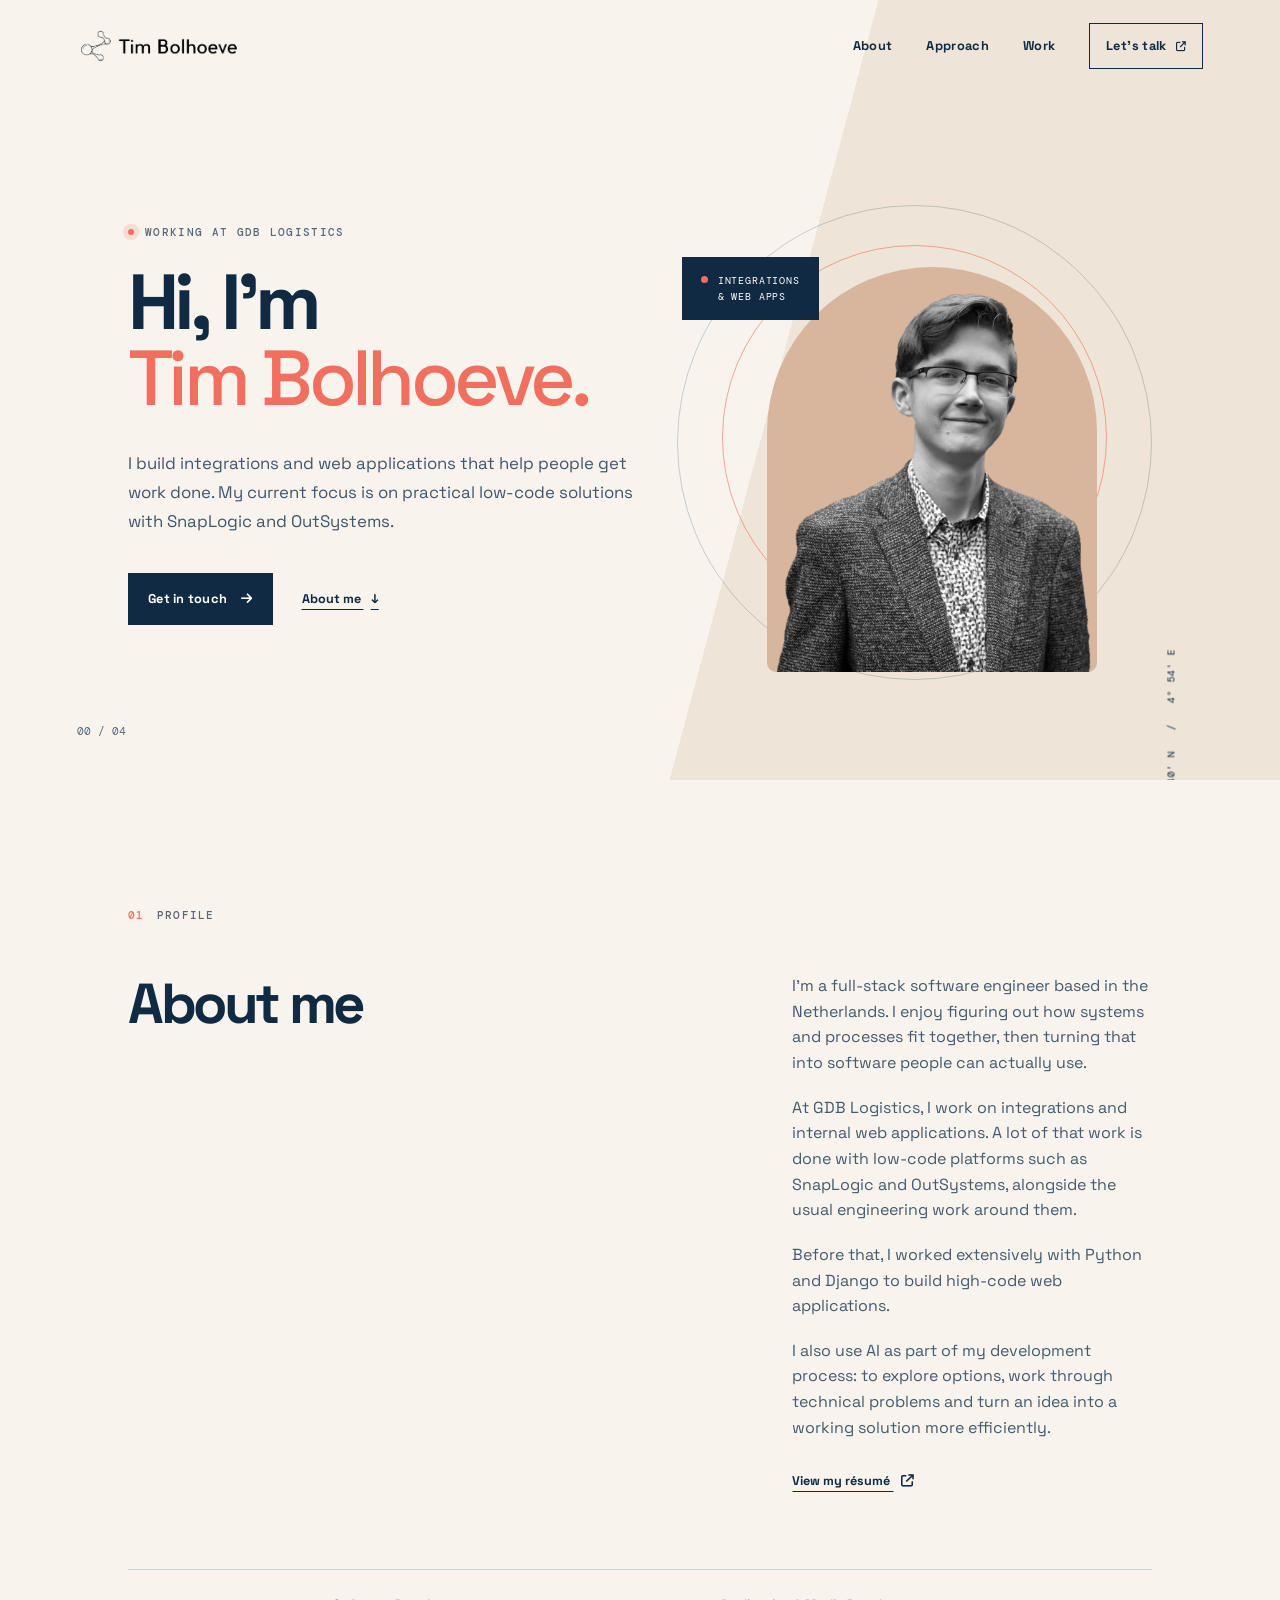
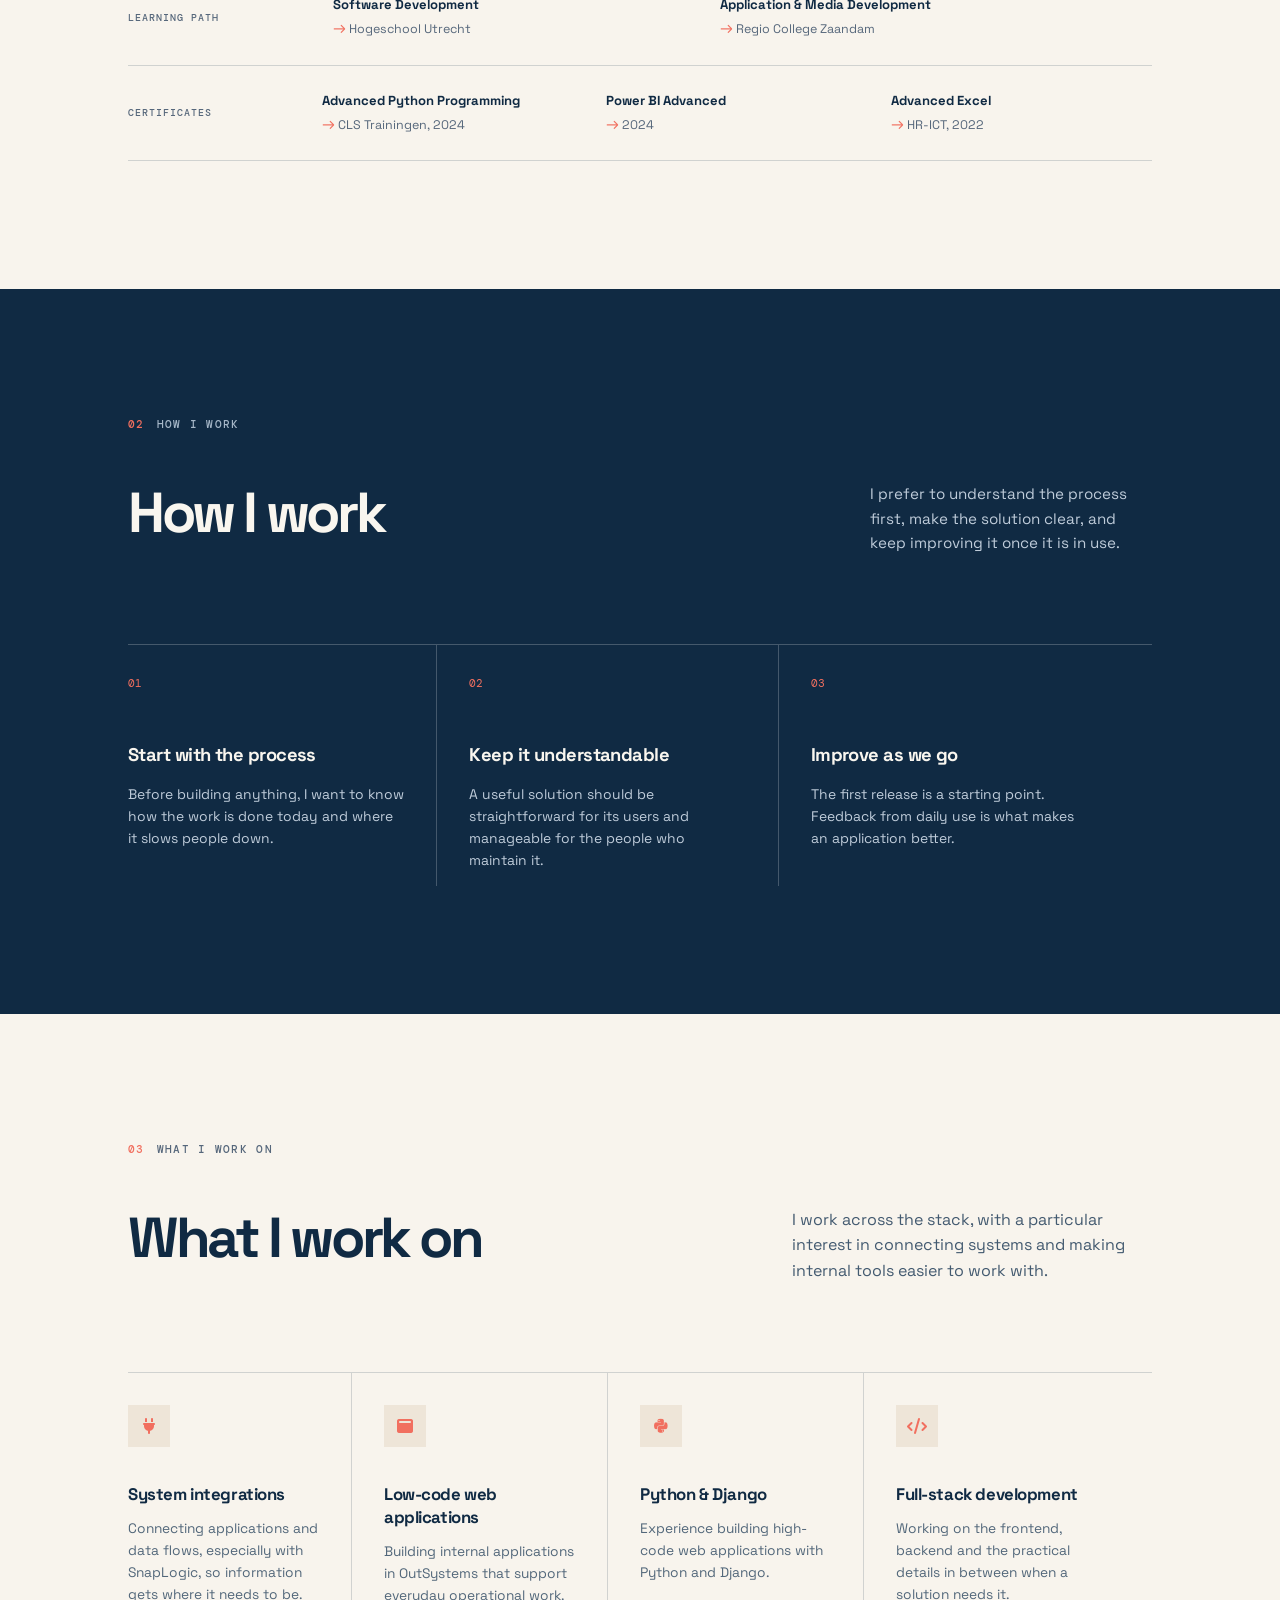
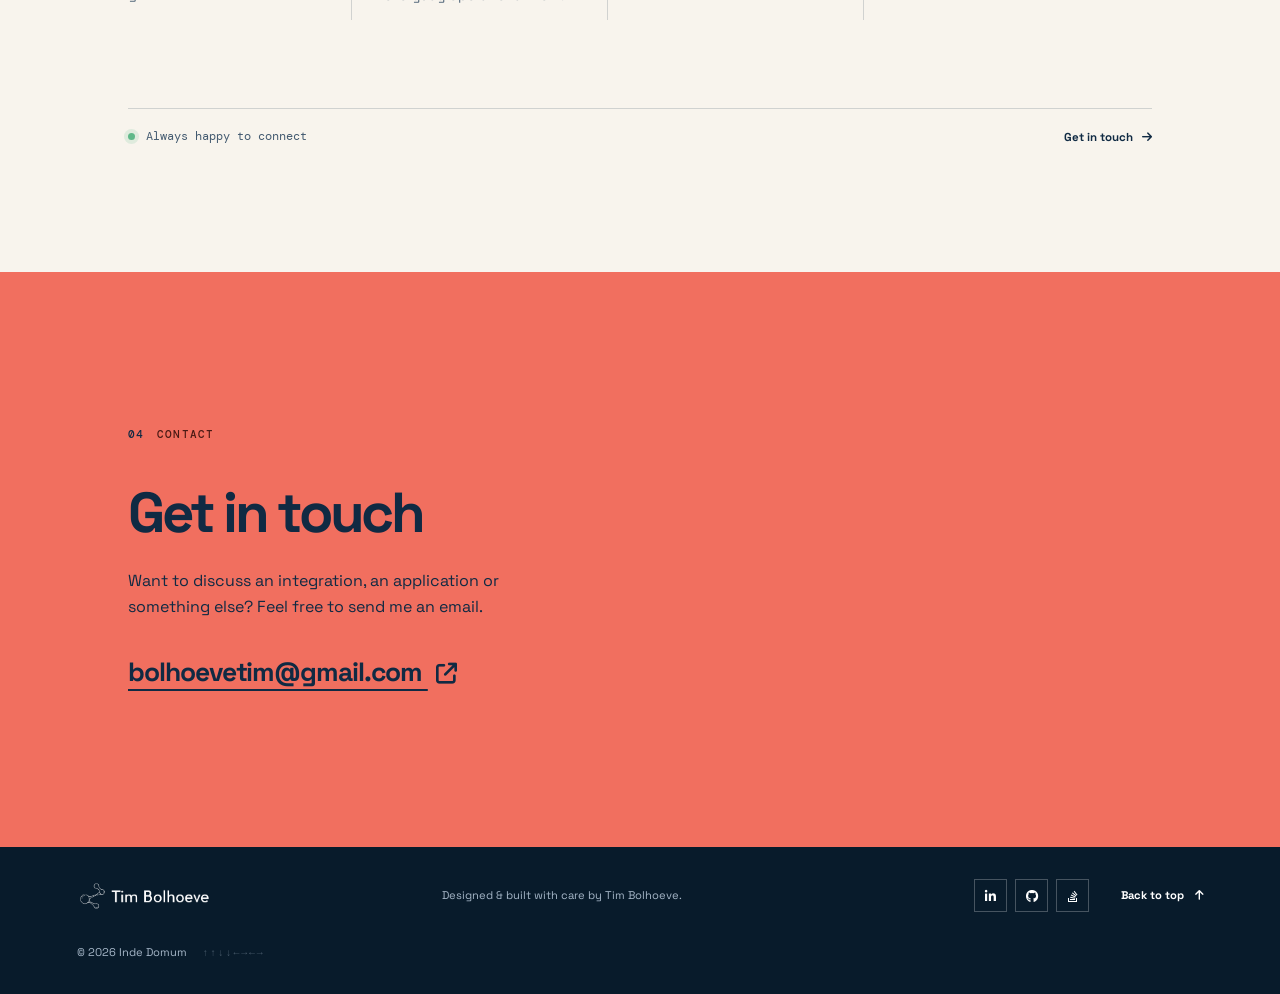
<file: index.html>
<!doctype html>
<html lang="en">
<head>
  <meta charset="utf-8">
  <meta name="viewport" content="width=device-width, initial-scale=1">
  <meta name="description" content="Personal website of Tim Bolhoeve, Full-Stack Software Engineer.">
  <meta name="theme-color" content="#102a43">
  <title>Tim Bolhoeve — Full-Stack Software Engineer</title>
  <link rel="canonical" href="https://indedomum.nl/">
  <link rel="icon" type="image/png" sizes="32x32" href="assets/img/favicon-32.png">
  <link rel="icon" type="image/png" sizes="16x16" href="assets/img/favicon.png">
  <link rel="apple-touch-icon" href="assets/img/apple-touch-icon.png">
  <meta property="og:type" content="website">
  <meta property="og:url" content="https://indedomum.nl/">
  <meta property="og:title" content="Tim Bolhoeve — Full-Stack Software Engineer">
  <meta property="og:description" content="Personal website of Tim Bolhoeve, Full-Stack Software Engineer.">
  <meta property="og:image" content="https://indedomum.nl/assets/img/social-preview.jpg">
  <meta property="og:image:width" content="1200">
  <meta property="og:image:height" content="630">
  <meta name="twitter:card" content="summary_large_image">
  <link rel="preconnect" href="https://fonts.googleapis.com">
  <link rel="preconnect" href="https://fonts.gstatic.com" crossorigin>
  <link href="https://fonts.googleapis.com/css2?family=DM+Mono:wght@400;500&family=Space+Grotesk:wght@400;500;600;700&display=swap" rel="stylesheet">
  <link rel="stylesheet" href="https://cdnjs.cloudflare.com/ajax/libs/font-awesome/6.7.2/css/all.min.css" referrerpolicy="no-referrer">
  <link rel="stylesheet" href="assets/css/personal.css">
</head>
<body>
  <a class="skip-link" href="#main-content">Skip to content</a>

  <header class="site-header" id="top">
    <a class="brand" href="#top" aria-label="Tim Bolhoeve — home">
      <img src="assets/img/black_on_transparent.png" alt="Inde Domum">
    </a>
    <button class="menu-toggle" type="button" aria-expanded="false" aria-controls="site-navigation">
      <span class="sr-only">Open menu</span><span></span><span></span>
    </button>
    <nav id="site-navigation" aria-label="Main navigation">
      <a href="#about">About</a>
      <a href="#approach">Approach</a>
      <a href="#work">Work</a>
      <a class="nav-contact" href="#contact">Let’s talk <i class="fa-solid fa-arrow-up-right-from-square" aria-hidden="true"></i></a>
    </nav>
  </header>

  <main id="main-content">
    <section class="hero" aria-labelledby="hero-title">
      <div class="hero-copy">
        <p class="eyebrow"><span></span> Working at GDB Logistics</p>
        <h1 id="hero-title">Hi, I’m<br><em>Tim Bolhoeve.</em></h1>
        <p class="hero-intro">I build integrations and web applications that help people get work done. My current focus is on practical low-code solutions with SnapLogic and OutSystems.</p>
        <div class="hero-actions">
          <a class="button button-primary" href="#contact">Get in touch <i class="fa-solid fa-arrow-right" aria-hidden="true"></i></a>
          <a class="text-link" href="#about">About me <span aria-hidden="true">↓</span></a>
        </div>
      </div>
      <div class="hero-art" aria-hidden="true">
        <div class="orbit orbit-one"></div><div class="orbit orbit-two"></div>
        <div class="profile-frame"><img src="assets/img/persoon.webp" alt="" width="520" height="780"></div>
        <div class="role-card"><span class="role-dot"></span><span>Integrations<br> &amp; web apps</span></div>
        <p class="coordinate">52° 40′ N&nbsp;&nbsp; / &nbsp;&nbsp;4° 54′ E</p>
      </div>
      <p class="hero-index" aria-hidden="true">00 / 04</p>
    </section>

    <section class="about section-shell" id="about" aria-labelledby="about-title">
      <div class="section-label">01 <span>Profile</span></div>
      <div class="about-content">
        <h2 id="about-title">About me</h2>
        <div class="about-text">
          <p>I’m a full-stack software engineer based in the Netherlands. I enjoy figuring out how systems and processes fit together, then turning that into software people can actually use.</p>
          <p>At GDB Logistics, I work on integrations and internal web applications. A lot of that work is done with low-code platforms such as SnapLogic and OutSystems, alongside the usual engineering work around them.</p>
          <p>Before that, I worked extensively with Python and Django to build high-code web applications.</p>
          <p>I also use AI as part of my development process: to explore options, work through technical problems and turn an idea into a working solution more efficiently.</p>
          <a class="text-link" href="https://resume.io/r/ek7a6h2Zw" target="_blank" rel="noopener">View my résumé <i class="fa-solid fa-arrow-up-right-from-square" aria-hidden="true"></i></a>
        </div>
      </div>
      <div class="education-strip">
        <span>Learning path</span>
        <p><strong>Software Development</strong> <i aria-hidden="true">→</i> Hogeschool Utrecht</p>
        <p><strong>Application &amp; Media Development</strong> <i aria-hidden="true">→</i> Regio College Zaandam</p>
      </div>
      <div class="education-strip certificates">
        <span>Certificates</span>
        <p><strong>Advanced Python Programming</strong> <i aria-hidden="true">→</i> CLS Trainingen, 2024</p>
        <p><strong>Power BI Advanced</strong> <i aria-hidden="true">→</i> 2024</p>
        <p><strong>Advanced Excel</strong> <i aria-hidden="true">→</i> HR-ICT, 2022</p>
      </div>
    </section>

    <section class="approach" id="approach" aria-labelledby="approach-title">
      <div class="section-shell">
        <div class="section-label light">02 <span>How I work</span></div>
        <div class="approach-heading"><h2 id="approach-title">How I work</h2><p>I prefer to understand the process first, make the solution clear, and keep improving it once it is in use.</p></div>
        <div class="principles">
          <article><span>01</span><h3>Start with the process</h3><p>Before building anything, I want to know how the work is done today and where it slows people down.</p></article>
          <article><span>02</span><h3>Keep it understandable</h3><p>A useful solution should be straightforward for its users and manageable for the people who maintain it.</p></article>
          <article><span>03</span><h3>Improve as we go</h3><p>The first release is a starting point. Feedback from daily use is what makes an application better.</p></article>
        </div>
      </div>
    </section>

    <section class="work section-shell" id="work" aria-labelledby="work-title">
      <div class="section-label">03 <span>What I work on</span></div>
      <div class="work-heading"><h2 id="work-title">What I work on</h2><p>I work across the stack, with a particular interest in connecting systems and making internal tools easier to work with.</p></div>
      <div class="capabilities">
        <article class="capability"><div class="capability-icon"><i class="fa-solid fa-plug" aria-hidden="true"></i></div><h3>System integrations</h3><p>Connecting applications and data flows, especially with SnapLogic, so information gets where it needs to be.</p></article>
        <article class="capability"><div class="capability-icon"><i class="fa-solid fa-window-maximize" aria-hidden="true"></i></div><h3>Low-code web applications</h3><p>Building internal applications in OutSystems that support everyday operational work.</p></article>
        <article class="capability"><div class="capability-icon"><i class="fa-brands fa-python" aria-hidden="true"></i></div><h3>Python &amp; Django</h3><p>Experience building high-code web applications with Python and Django.</p></article>
        <article class="capability"><div class="capability-icon"><i class="fa-solid fa-code" aria-hidden="true"></i></div><h3>Full-stack development</h3><p>Working on the frontend, backend and the practical details in between when a solution needs it.</p></article>
      </div>
      <div class="availability"><span class="pulse"></span> Always happy to connect <a href="#contact">Get in touch <i class="fa-solid fa-arrow-right" aria-hidden="true"></i></a></div>
    </section>

    <section class="contact" id="contact" aria-labelledby="contact-title">
      <div class="section-shell contact-inner">
        <div class="section-label light">04 <span>Contact</span></div>
        <h2 id="contact-title">Get in touch</h2>
        <p>Want to discuss an integration, an application or something else? Feel free to send me an email.</p>
        <a class="email-link" href="mailto:bolhoevetim@gmail.com">bolhoevetim@gmail.com <i class="fa-solid fa-arrow-up-right-from-square" aria-hidden="true"></i></a>
      </div>
    </section>
  </main>

  <footer class="site-footer">
    <a class="footer-brand" href="#top"><img src="assets/img/white_on_transparent.png" alt="Inde Domum"></a>
    <p>Designed &amp; built with care by Tim Bolhoeve.</p>
    <div class="social-links">
      <a href="https://www.linkedin.com/in/tim-bolhoeve-478423199/" target="_blank" rel="noopener" aria-label="LinkedIn"><i class="fa-brands fa-linkedin-in" aria-hidden="true"></i></a>
      <a href="https://github.com/Tim-Bolhoeve" target="_blank" rel="noopener" aria-label="GitHub"><i class="fa-brands fa-github" aria-hidden="true"></i></a>
      <a href="https://stackoverflow.com/users/19868773/tim-bolhoeve" target="_blank" rel="noopener" aria-label="Stack Overflow"><i class="fa-brands fa-stack-overflow" aria-hidden="true"></i></a>
    </div>
    <a class="back-to-top" href="#top">Back to top <i class="fa-solid fa-arrow-up" aria-hidden="true"></i></a>
    <small>© <span id="year"></span> Inde Domum <button class="konami-hint" type="button" aria-label="Open the hidden terminal">↑↑↓↓←→←→</button></small>
  </footer>
  <script src="assets/js/personal.js"></script>
</body>
</html>
</file>
<file: assets/css/personal.css>
:root {
    --ink: #102a43;
    --ink-deep: #081b2b;
    --paper: #f8f4ed;
    --cream: #eee5d8;
    --coral: #f16f5f;
    --line: rgba(16, 42, 67, .17);
    --muted: #56677b;
    --sans: "Space Grotesk", sans-serif;
    --mono: "DM Mono", monospace
}

* {
    box-sizing: border-box
}

html {
    scroll-behavior: smooth
}

body {
    margin: 0;
    background: var(--paper);
    color: var(--ink);
    font-family: var(--sans);
    font-size: 16px;
    line-height: 1.6
}

.skip-link {
    position: absolute;
    left: 1rem;
    top: -4rem;
    z-index: 100;
    padding: .7rem 1rem;
    background: var(--ink);
    color: white
}

.skip-link:focus {
    top: 1rem
}

.site-header {
    height: 92px;
    padding: 0 clamp(1.5rem, 6vw, 6rem);
    display: flex;
    justify-content: space-between;
    align-items: center;
    position: absolute;
    top: 0;
    width: 100%;
    z-index: 10
}

.brand img {
    display: block;
    width: 164px;
    height: auto
}

#site-navigation {
    display: flex;
    align-items: center;
    gap: 2.1rem
}

#site-navigation a {
    color: var(--ink);
    text-decoration: none;
    font-size: .8rem;
    font-weight: 700;
    letter-spacing: .03em
}

.nav-contact {
    border: 1px solid var(--ink);
    padding: .72rem 1rem
}

.nav-contact i {
    font-size: .65rem;
    margin-left: .35rem
}

.menu-toggle {
    display: none
}

.hero {
    min-height: 780px;
    padding: 170px clamp(1.5rem, 10vw, 10rem) 100px;
    display: grid;
    grid-template-columns: 1.05fr .95fr;
    align-items: center;
    position: relative;
    overflow: hidden;
    background: linear-gradient(105deg, var(--paper) 0%, var(--paper) 59%, var(--cream) 59%)
}

.hero-copy {
    max-width: 680px;
    position: relative;
    z-index: 2
}

.eyebrow,
.section-label {
    font: 500 .68rem var(--mono);
    text-transform: uppercase;
    letter-spacing: .12em
}

.eyebrow {
    display: flex;
    gap: .7rem;
    align-items: center;
    margin: 0 0 1.55rem;
    color: var(--muted)
}

.eyebrow span {
    width: 6px;
    height: 6px;
    background: var(--coral);
    border-radius: 50%;
    box-shadow: 0 0 0 5px rgba(241, 111, 95, .18)
}

h1,
h2,
h3,
p {
    margin-top: 0
}

h1 {
    font-size: clamp(3.1rem, 6.1vw, 6.4rem);
    line-height: .98;
    letter-spacing: -.065em;
    margin: 0 0 2rem;
    font-weight: 700
}

h1 em {
    font-family: inherit;
    font-style: normal;
    font-weight: 500;
    letter-spacing: -.06em;
    color: var(--coral)
}

.hero-intro {
    max-width: 510px;
    font-size: 1.05rem;
    line-height: 1.75;
    color: #3f566c
}

.hero-actions {
    display: flex;
    align-items: center;
    gap: 1.8rem;
    margin-top: 2.25rem
}

.button {
    display: inline-flex;
    gap: .9rem;
    align-items: center;
    padding: 1rem 1.25rem;
    text-decoration: none;
    font-size: .8rem;
    font-weight: 700;
    letter-spacing: .02em
}

.button-primary {
    background: var(--ink);
    color: white
}

.button-primary i {
    transition: transform .2s
}

.button-primary:hover i {
    transform: translateX(4px)
}

.text-link {
    color: var(--ink);
    font-size: .79rem;
    font-weight: 700;
    text-underline-offset: 6px
}

.text-link span,
.text-link i {
    margin-left: .45rem
}

.hero-art {
    height: 510px;
    position: relative;
    justify-self: end;
    width: min(100%, 470px)
}

.profile-frame {
    width: 330px;
    height: 405px;
    position: absolute;
    right: 55px;
    bottom: 8px;
    overflow: hidden;
    background: #d7b69d;
    border-radius: 165px 165px 9px 9px
}

.profile-frame img {
    width: 113%;
    height: 100%;
    object-fit: cover;
    object-position: center top;
    filter: grayscale(100%) contrast(1.05)
}

.orbit {
    position: absolute;
    border: 1px solid rgba(16, 42, 67, .2);
    border-radius: 50%
}

.orbit-one {
    height: 475px;
    width: 475px;
    right: 0;
    bottom: 0
}

.orbit-two {
    height: 385px;
    width: 385px;
    right: 45px;
    bottom: 50px;
    border-color: rgba(241, 111, 95, .6)
}

.role-card {
    position: absolute;
    left: 0;
    top: 87px;
    background: var(--ink);
    color: #fff;
    padding: 1rem 1.2rem;
    display: flex;
    align-items: flex-start;
    gap: .6rem;
    font: 400 .65rem/1.5 var(--mono);
    text-transform: uppercase;
    letter-spacing: .08em
}

.role-dot {
    width: 7px;
    height: 7px;
    margin-top: .2rem;
    border-radius: 50%;
    background: var(--coral)
}

.coordinate {
    position: absolute;
    right: -25px;
    bottom: 21px;
    font: 400 .61rem var(--mono);
    color: var(--ink);
    transform: rotate(-90deg);
    transform-origin: bottom right;
    letter-spacing: .08em
}

.hero-index {
    position: absolute;
    bottom: 31px;
    left: clamp(1.5rem, 6vw, 6rem);
    font: 400 .67rem var(--mono);
    color: var(--muted)
}

.section-shell {
    padding: clamp(5.5rem, 10vw, 9rem) clamp(1.5rem, 10vw, 10rem)
}

.section-label {
    color: var(--coral);
    display: flex;
    gap: .75rem;
    align-items: center
}

.section-label span {
    color: var(--muted)
}

.section-label.light span {
    color: #a6b7c8
}

.about-content {
    display: grid;
    grid-template-columns: 1.1fr .72fr;
    gap: clamp(2rem, 9vw, 10rem);
    padding: 3.2rem 0 4.8rem
}

.about h2,
.work h2,
.approach h2,
.contact h2 {
    font-size: clamp(2.35rem, 4.4vw, 4.7rem);
    line-height: 1.1;
    letter-spacing: -.06em;
    margin: 0;
    font-weight: 700
}

.about-text {
    color: #435a70
}

.about-text p {
    margin-bottom: 1.2rem
}

.about-text .text-link {
    display: inline-block;
    margin-top: .7rem
}

.education-strip {
    border-top: 1px solid var(--line);
    border-bottom: 1px solid var(--line);
    display: grid;
    grid-template-columns: .65fr 1.3fr 1.55fr;
    gap: 1.5rem;
    padding: 1.5rem 0;
    align-items: center
}

.education-strip span {
    font: 500 .65rem var(--mono);
    color: var(--muted);
    text-transform: uppercase;
    letter-spacing: .1em
}

.education-strip p {
    margin: 0;
    font-size: .78rem;
    color: var(--muted)
}

.education-strip strong {
    display: block;
    color: var(--ink);
    font-size: .82rem
}

.education-strip i {
    font-style: normal;
    color: var(--coral);
    font-size: 1rem
}

.education-strip.certificates {
    grid-template-columns: .65fr 1fr 1fr 1fr;
    border-top: 0
}

@media(max-width:800px) {
    .education-strip.certificates {
        grid-template-columns: 1fr
    }
}

.approach {
    background: var(--ink);
    color: #f9f6ef
}

.approach-heading {
    display: grid;
    grid-template-columns: 1.2fr .55fr;
    gap: 8rem;
    margin: 3.2rem 0 4.6rem
}

.approach-heading p {
    color: #bfccda;
    align-self: end;
    font-size: .95rem
}

.principles {
    display: grid;
    grid-template-columns: repeat(3, 1fr);
    border-top: 1px solid rgba(255, 255, 255, .22)
}

.principles article {
    padding: 1.5rem 2rem 0 0;
    margin-right: 2rem;
    border-right: 1px solid rgba(255, 255, 255, .22)
}

.principles article:last-child {
    border: 0
}

.principles span {
    color: var(--coral);
    font: 400 .7rem var(--mono)
}

.principles h3 {
    font-size: 1.15rem;
    line-height: 1.3;
    margin: 3rem 0 1rem;
    letter-spacing: -.03em
}

.principles p {
    color: #bfccda;
    font-size: .87rem
}

.work-heading {
    display: grid;
    grid-template-columns: 1.1fr .72fr;
    gap: clamp(2rem, 9vw, 10rem);
    padding: 3.2rem 0 4.5rem
}

.work-heading p {
    color: #435a70;
    align-self: end
}

.capabilities {
    display: grid;
    grid-template-columns: repeat(4, 1fr);
    border-top: 1px solid var(--line)
}

.capability {
    padding: 2rem 2rem 0 0;
    margin-right: 2rem;
    border-right: 1px solid var(--line)
}

.capability:last-child {
    border: 0
}

.capability-icon {
    height: 42px;
    width: 42px;
    display: grid;
    place-items: center;
    background: var(--cream);
    color: var(--coral);
    font-size: 1rem
}

.capability h3 {
    font-size: 1.05rem;
    line-height: 1.35;
    margin: 2.3rem 0 .7rem;
    letter-spacing: -.025em
}

.capability p {
    font-size: .86rem;
    color: #52677a
}

.availability {
    margin-top: 5.5rem;
    border-top: 1px solid var(--line);
    padding-top: 1.3rem;
    display: flex;
    align-items: center;
    gap: .7rem;
    font: 400 .72rem var(--mono);
    color: #435a70
}

.availability .pulse {
    display: inline-block;
    width: 7px;
    height: 7px;
    background: #60b889;
    border-radius: 50%;
    box-shadow: 0 0 0 4px rgba(96, 184, 137, .16)
}

.availability a {
    margin-left: auto;
    color: var(--ink);
    font-family: var(--sans);
    font-weight: 700;
    text-decoration: none
}

.availability i {
    margin-left: .4rem
}

.contact {
    background: var(--coral);
    color: var(--ink)
}

.contact-inner {
    min-height: 575px;
    display: flex;
    flex-direction: column;
    align-items: flex-start;
    justify-content: center
}

.contact .section-label {
    color: var(--ink)
}

.contact .section-label span {
    color: #4a1a14
}

.contact h2 {
    margin: 2.6rem 0 1.5rem
}

.contact p {
    max-width: 440px;
    margin-bottom: 2rem
}

.email-link {
    font-size: clamp(1rem, 2.2vw, 1.65rem);
    font-weight: 700;
    letter-spacing: -.04em;
    color: var(--ink);
    text-underline-offset: 8px
}

.email-link i {
    font-size: .8em;
    margin-left: .5rem
}

.site-footer {
    background: var(--ink-deep);
    color: #a6b7c8;
    padding: 2rem clamp(1.5rem, 6vw, 6rem);
    display: grid;
    grid-template-columns: 1fr 1.5fr auto auto;
    align-items: center;
    gap: 2rem
}

.footer-brand img {
    width: 135px;
    display: block
}

.site-footer p,
.site-footer small {
    margin: 0;
    font-size: .7rem
}

.social-links {
    display: flex;
    gap: .5rem
}

.social-links a {
    height: 33px;
    width: 33px;
    border: 1px solid rgba(255, 255, 255, .25);
    display: grid;
    place-items: center;
    color: white;
    text-decoration: none;
    font-size: .8rem
}

.back-to-top {
    color: white;
    text-decoration: none;
    font-size: .7rem;
    font-weight: 700
}

.back-to-top i {
    margin-left: .5rem
}

@media(max-width:800px) {
    .site-header {
        height: 76px;
        padding: 0 1.5rem
    }

    .brand img {
        width: 135px
    }

    .menu-toggle {
        display: block;
        width: 42px;
        height: 42px;
        border: 1px solid var(--line);
        background: transparent
    }

    .menu-toggle span:not(.sr-only) {
        display: block;
        width: 17px;
        height: 1px;
        background: var(--ink);
        margin: 4px auto;
        transition: transform .2s
    }

    .menu-toggle[aria-expanded="true"] span:nth-child(2) {
        transform: translateY(2.5px) rotate(45deg)
    }

    .menu-toggle[aria-expanded="true"] span:nth-child(3) {
        transform: translateY(-2.5px) rotate(-45deg)
    }

    #site-navigation {
        display: none;
        position: absolute;
        top: 76px;
        left: 0;
        width: 100%;
        padding: 1.4rem 1.5rem 1.8rem;
        background: var(--paper);
        box-shadow: 0 15px 25px rgba(16, 42, 67, .1);
        align-items: flex-start;
        flex-direction: column;
        gap: 1.1rem
    }

    #site-navigation.open {
        display: flex
    }

    .hero {
        min-height: auto;
        padding: 135px 1.5rem 4.5rem;
        display: block;
        background: var(--paper)
    }

    .hero-art {
        height: 390px;
        width: 100%;
        margin: 3.5rem auto 0;
        max-width: 420px
    }

    .profile-frame {
        width: 250px;
        height: 330px;
        right: calc(50% - 125px)
    }

    .orbit-one {
        height: 365px;
        width: 365px;
        right: calc(50% - 183px)
    }

    .orbit-two {
        height: 300px;
        width: 300px;
        right: calc(50% - 150px)
    }

    .role-card {
        left: 0;
        top: 45px
    }

    .coordinate {
        right: 0;
        bottom: 22px
    }

    .hero-index {
        display: none
    }

    .about-content,
    .work-heading,
    .approach-heading {
        grid-template-columns: 1fr;
        gap: 1.6rem
    }

    .education-strip {
        grid-template-columns: 1fr;
        gap: 1rem
    }

    .principles,
    .capabilities {
        grid-template-columns: 1fr
    }

    .principles article,
    .capability {
        margin: 0;
        padding: 1.8rem 0;
        border-right: 0;
        border-bottom: 1px solid var(--line)
    }

    .principles article {
        border-color: rgba(255, 255, 255, .22)
    }

    .principles article:last-child,
    .capability:last-child {
        border-bottom: 0
    }

    .principles h3,
    .capability h3 {
        margin: 1.3rem 0 .7rem
    }

    .availability {
        align-items: flex-start;
        flex-wrap: wrap
    }

    .availability a {
        width: 100%;
        margin: 0
    }

    .site-footer {
        grid-template-columns: 1fr auto;
        gap: 1.3rem
    }

    .site-footer p {
        grid-column: 1/-1;
        grid-row: 2
    }

    .back-to-top {
        grid-column: 1;
        grid-row: 3
    }

    .site-footer small {
        grid-column: 2;
        grid-row: 3
    }
}

@media(max-width:430px) {
    h1 {
        font-size: 3rem
    }

    .hero-actions {
        align-items: flex-start;
        flex-direction: column;
        gap: 1.2rem
    }

    .hero-art {
        height: 350px
    }

    .profile-frame {
        height: 290px;
        width: 220px;
        right: calc(50% - 110px)
    }

    .orbit-one {
        height: 320px;
        width: 320px;
        right: calc(50% - 160px)
    }

    .orbit-two {
        height: 270px;
        width: 270px;
        right: calc(50% - 135px)
    }

    .role-card {
        font-size: .58rem
    }

    .section-shell {
        padding: 4.5rem 1.5rem
    }
}

.sr-only {
    position: absolute;
    width: 1px;
    height: 1px;
    padding: 0;
    margin: -1px;
    overflow: hidden;
    clip: rect(0, 0, 0, 0);
    white-space: nowrap;
    border: 0
}
.hero-art{will-change:transform}.profile-frame,.orbit,.role-card{will-change:transform}.hero-art.is-interactive{cursor:crosshair}.hero-art.is-interactive .profile-frame{transition:transform .45s cubic-bezier(.2,.8,.2,1)}.hero-art.is-interactive .role-card{transition:transform .4s ease}.hero-art.is-interactive .orbit{transition:transform .6s cubic-bezier(.2,.8,.2,1)}

.konami-hint {
    margin: 0 0 0 .8rem;
    padding: 0;
    background: none;
    border: 0;
    color: inherit;
    font: 400 .62rem var(--mono);
    letter-spacing: .18em;
    opacity: .4;
    cursor: pointer;
    transition: opacity .2s, color .2s
}

.konami-hint:hover,
.konami-hint:focus-visible {
    opacity: 1;
    color: var(--coral)
}
</file>
